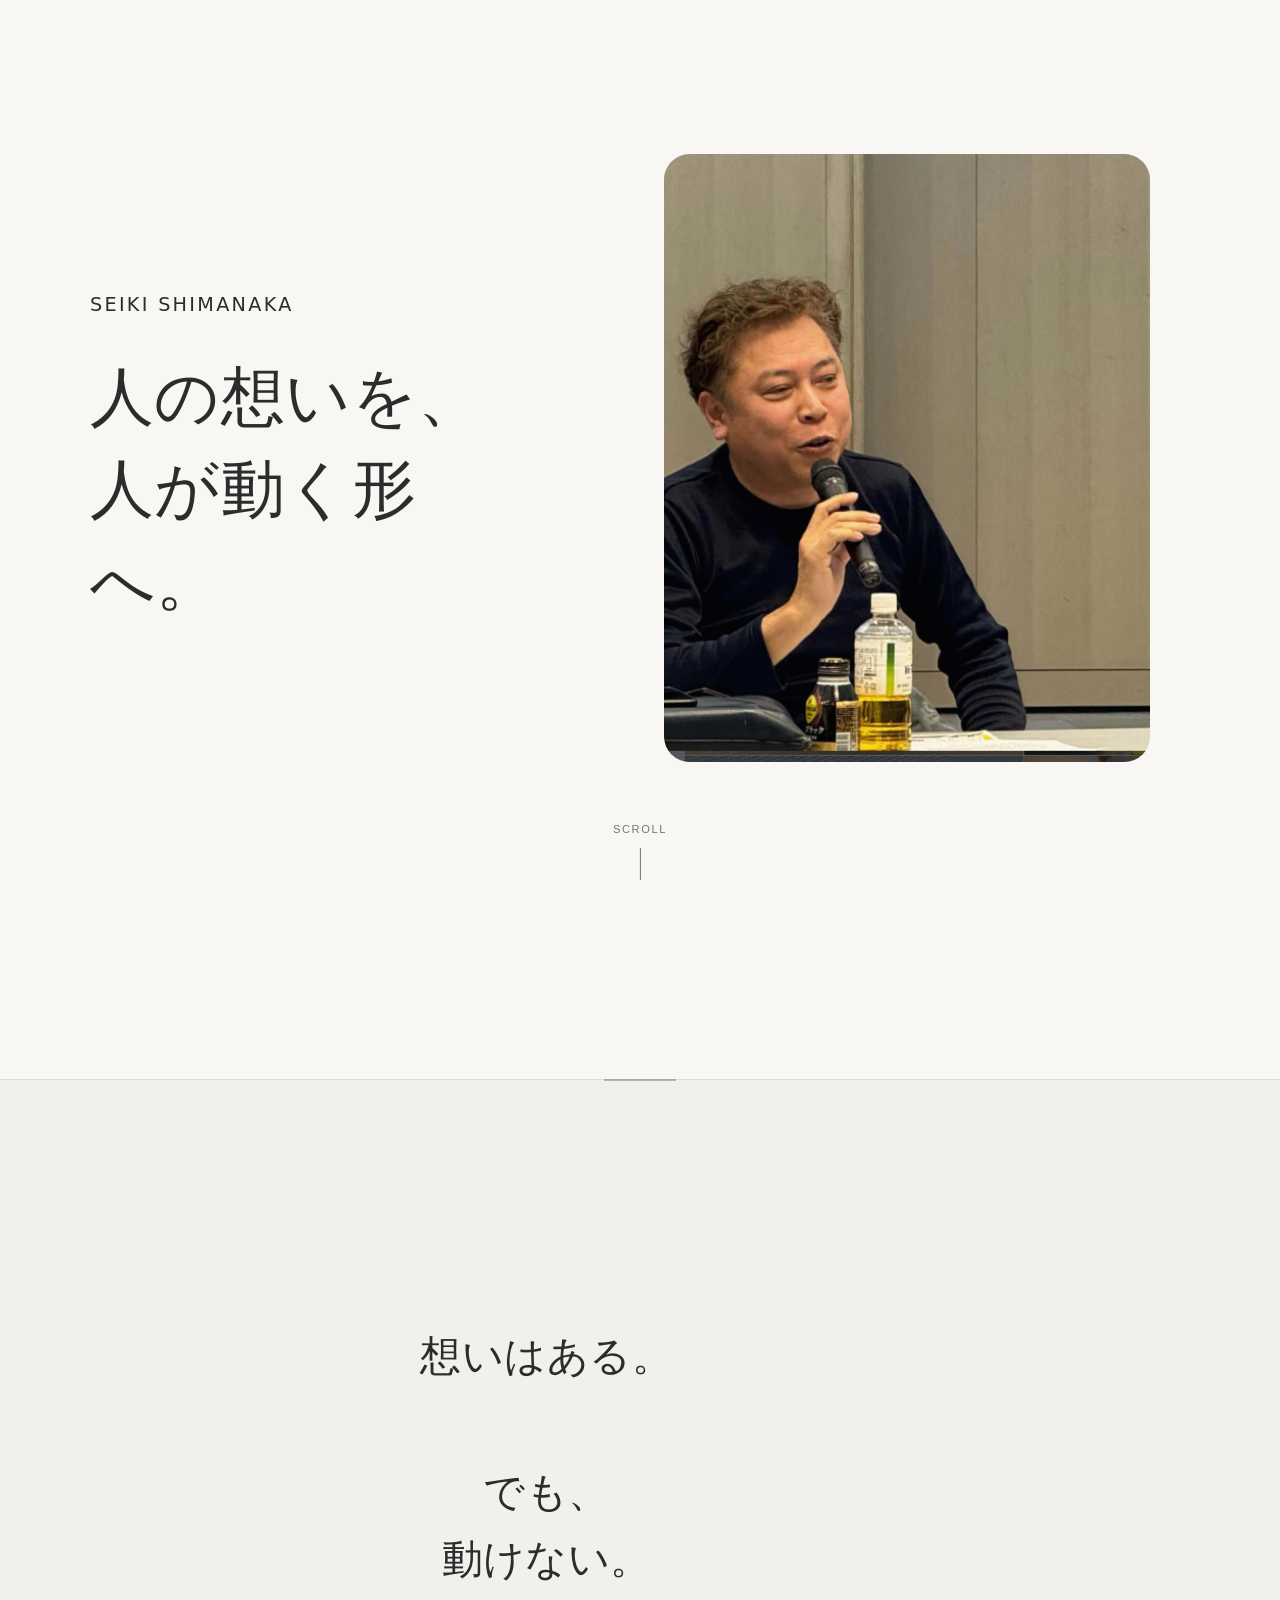
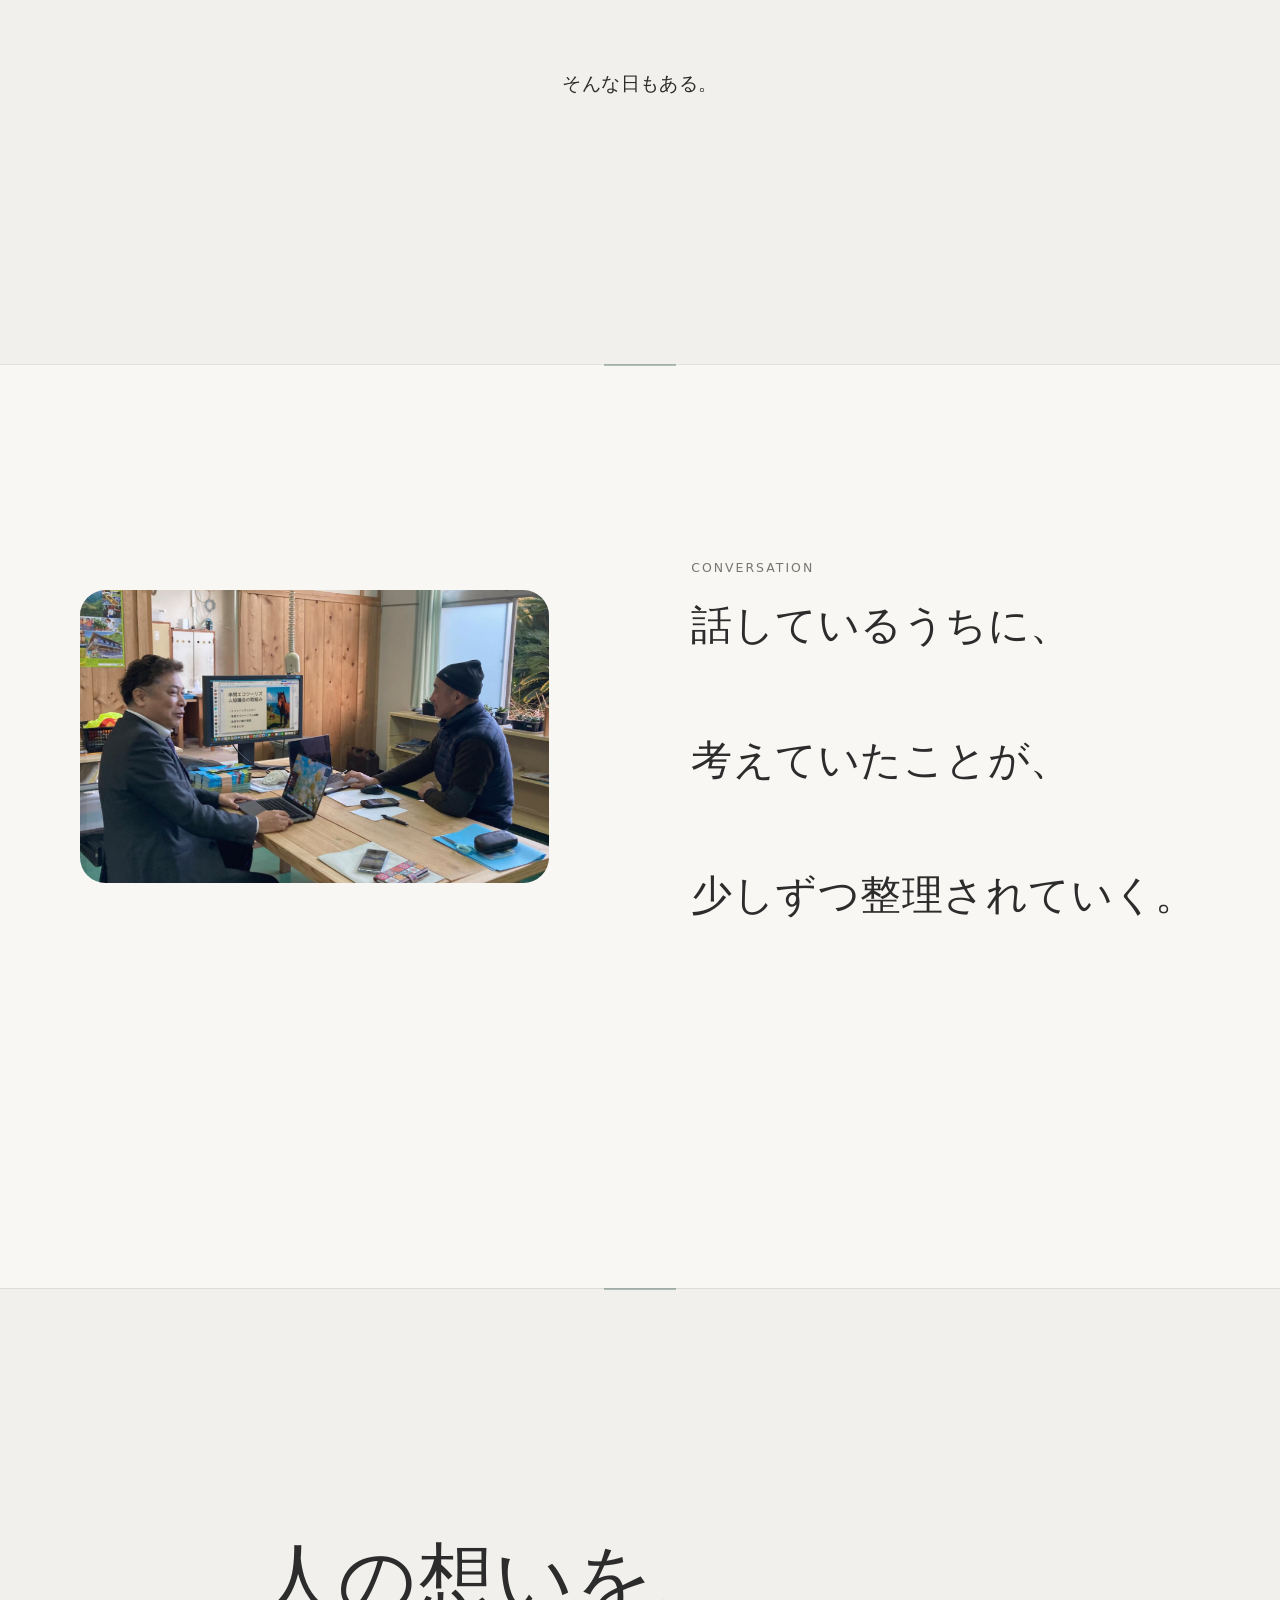
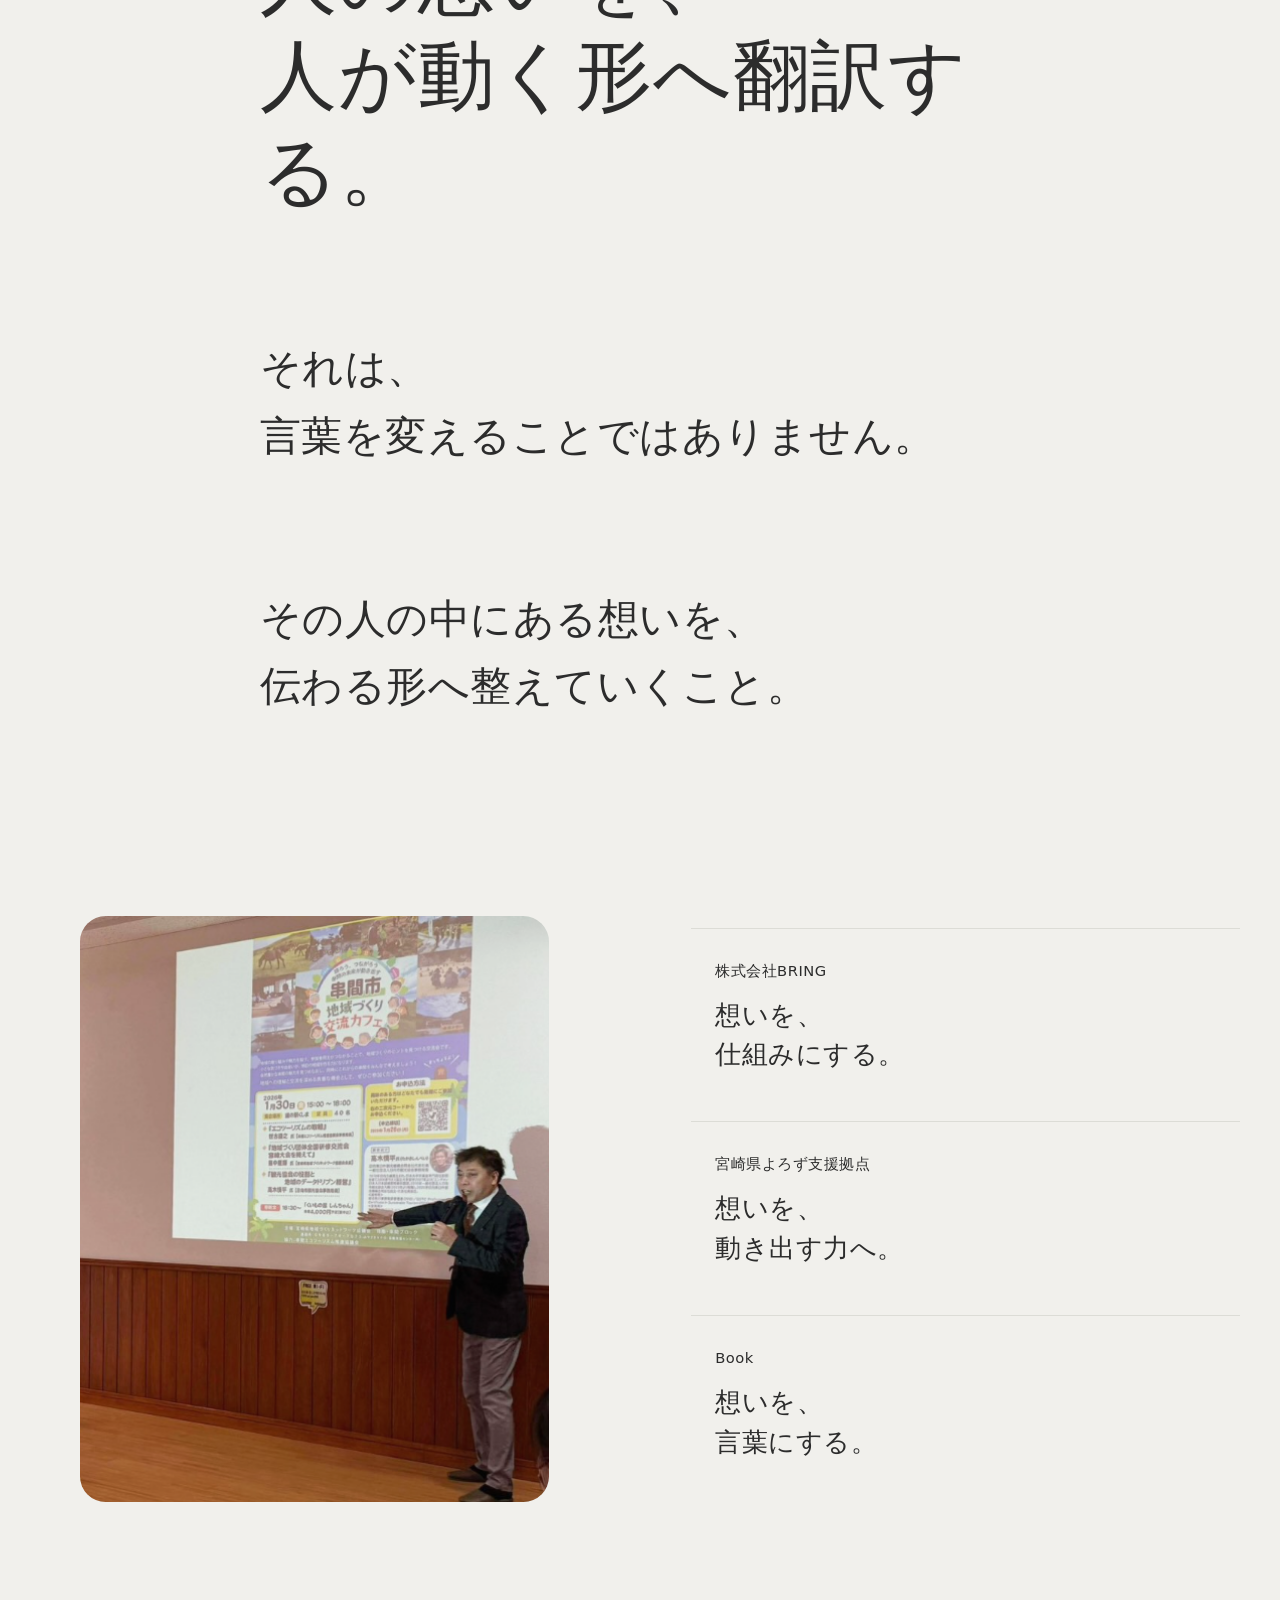
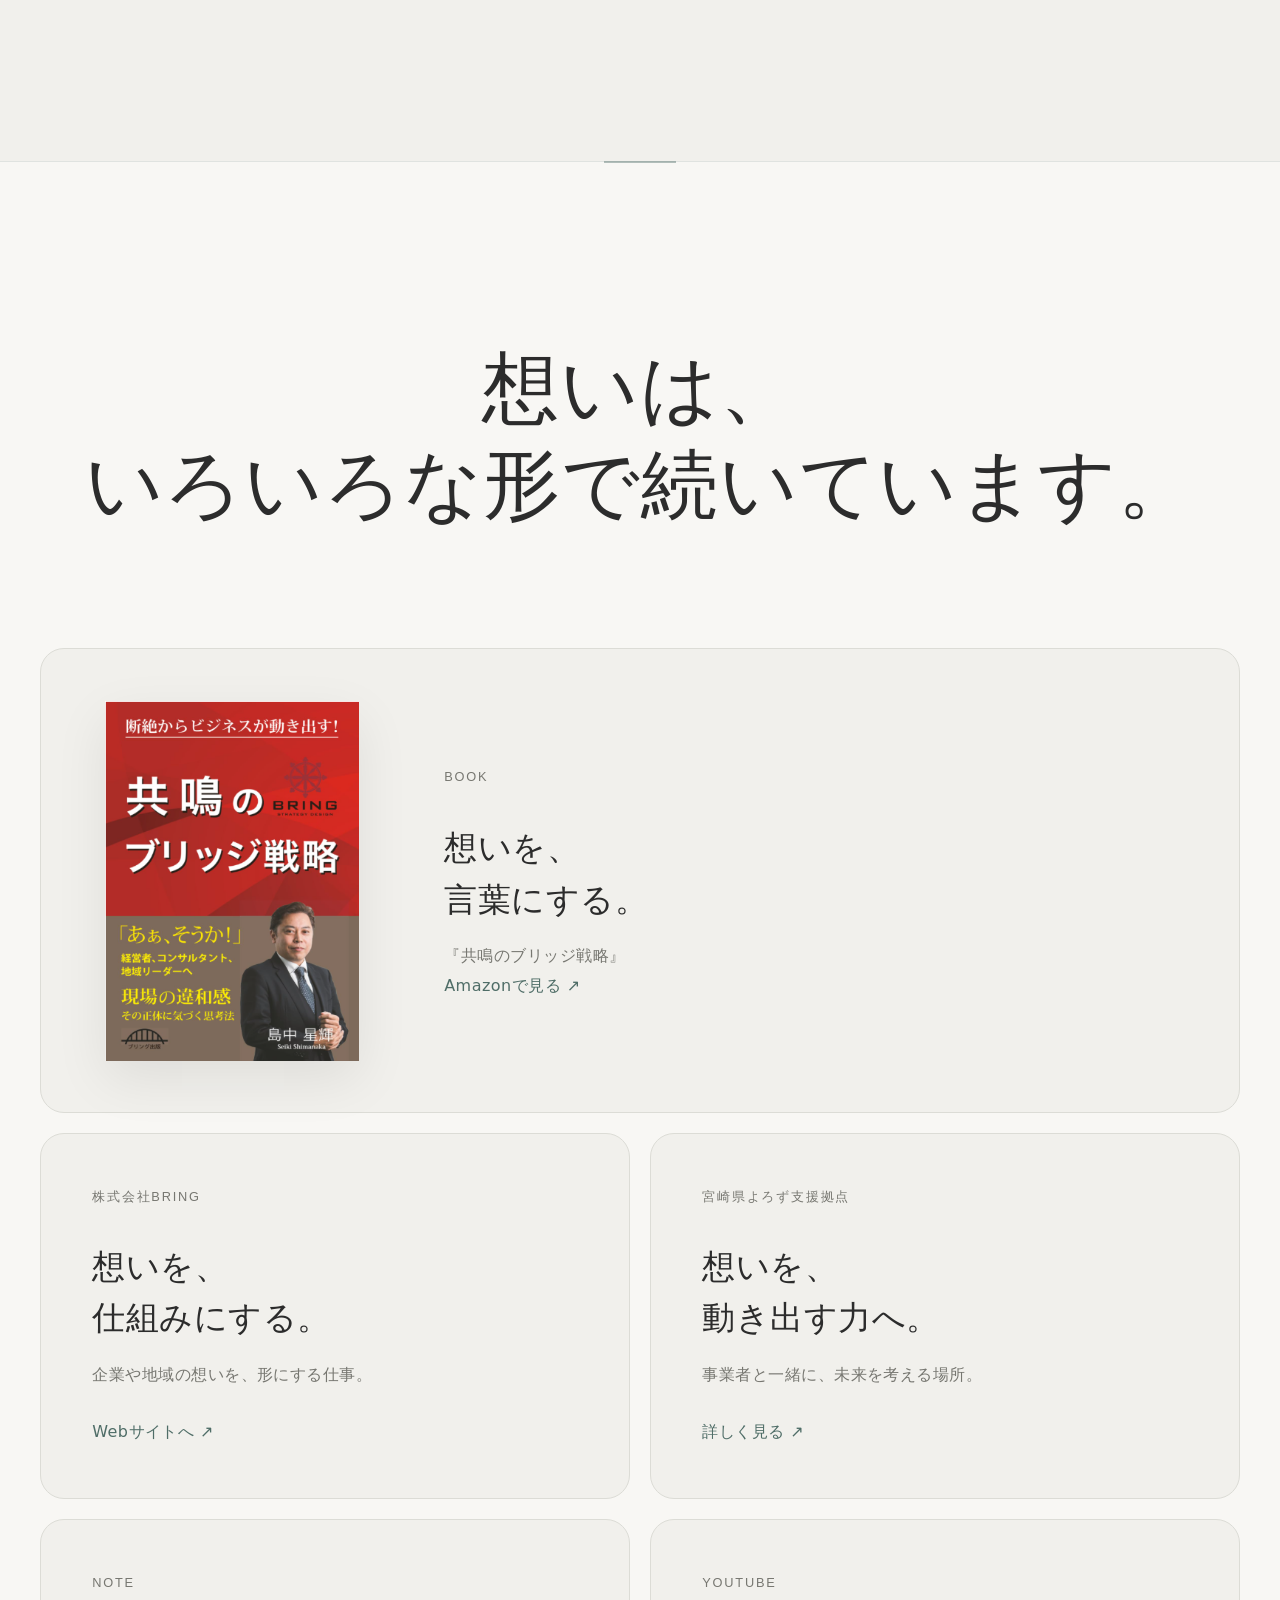
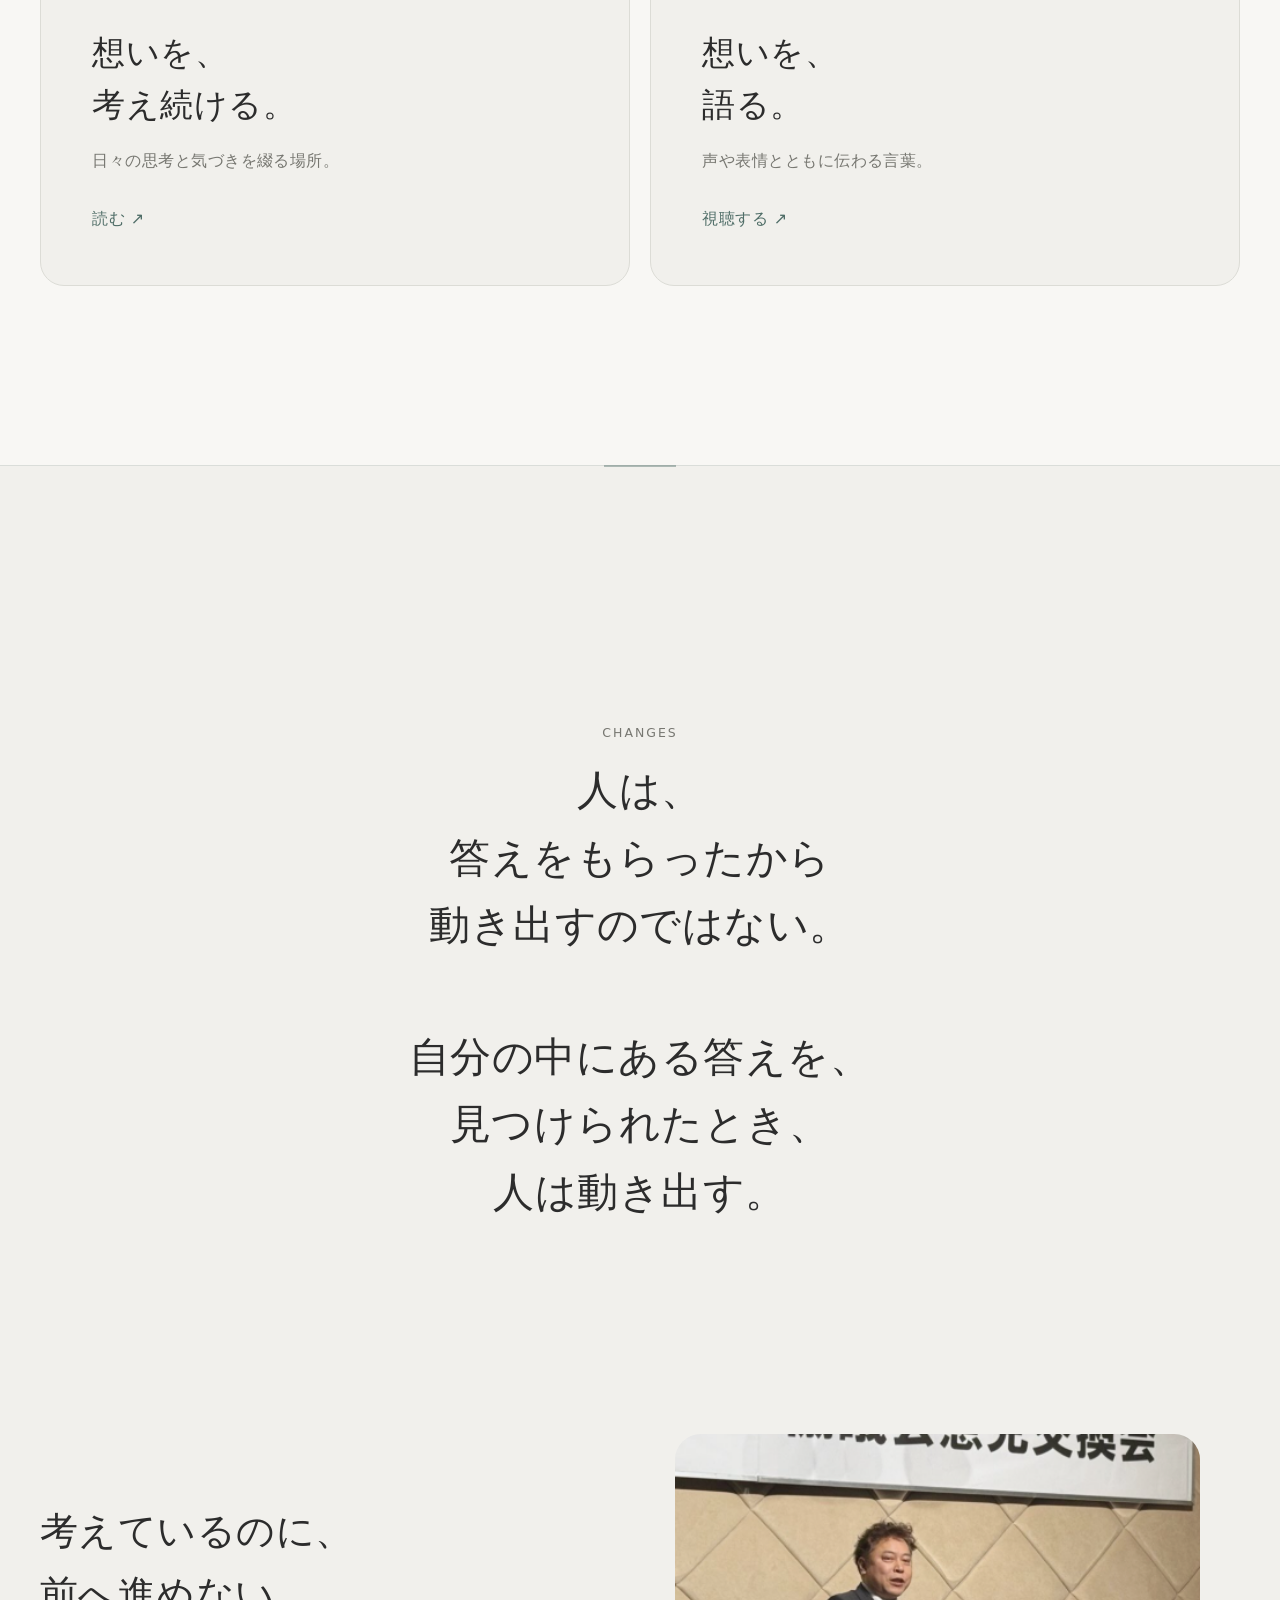
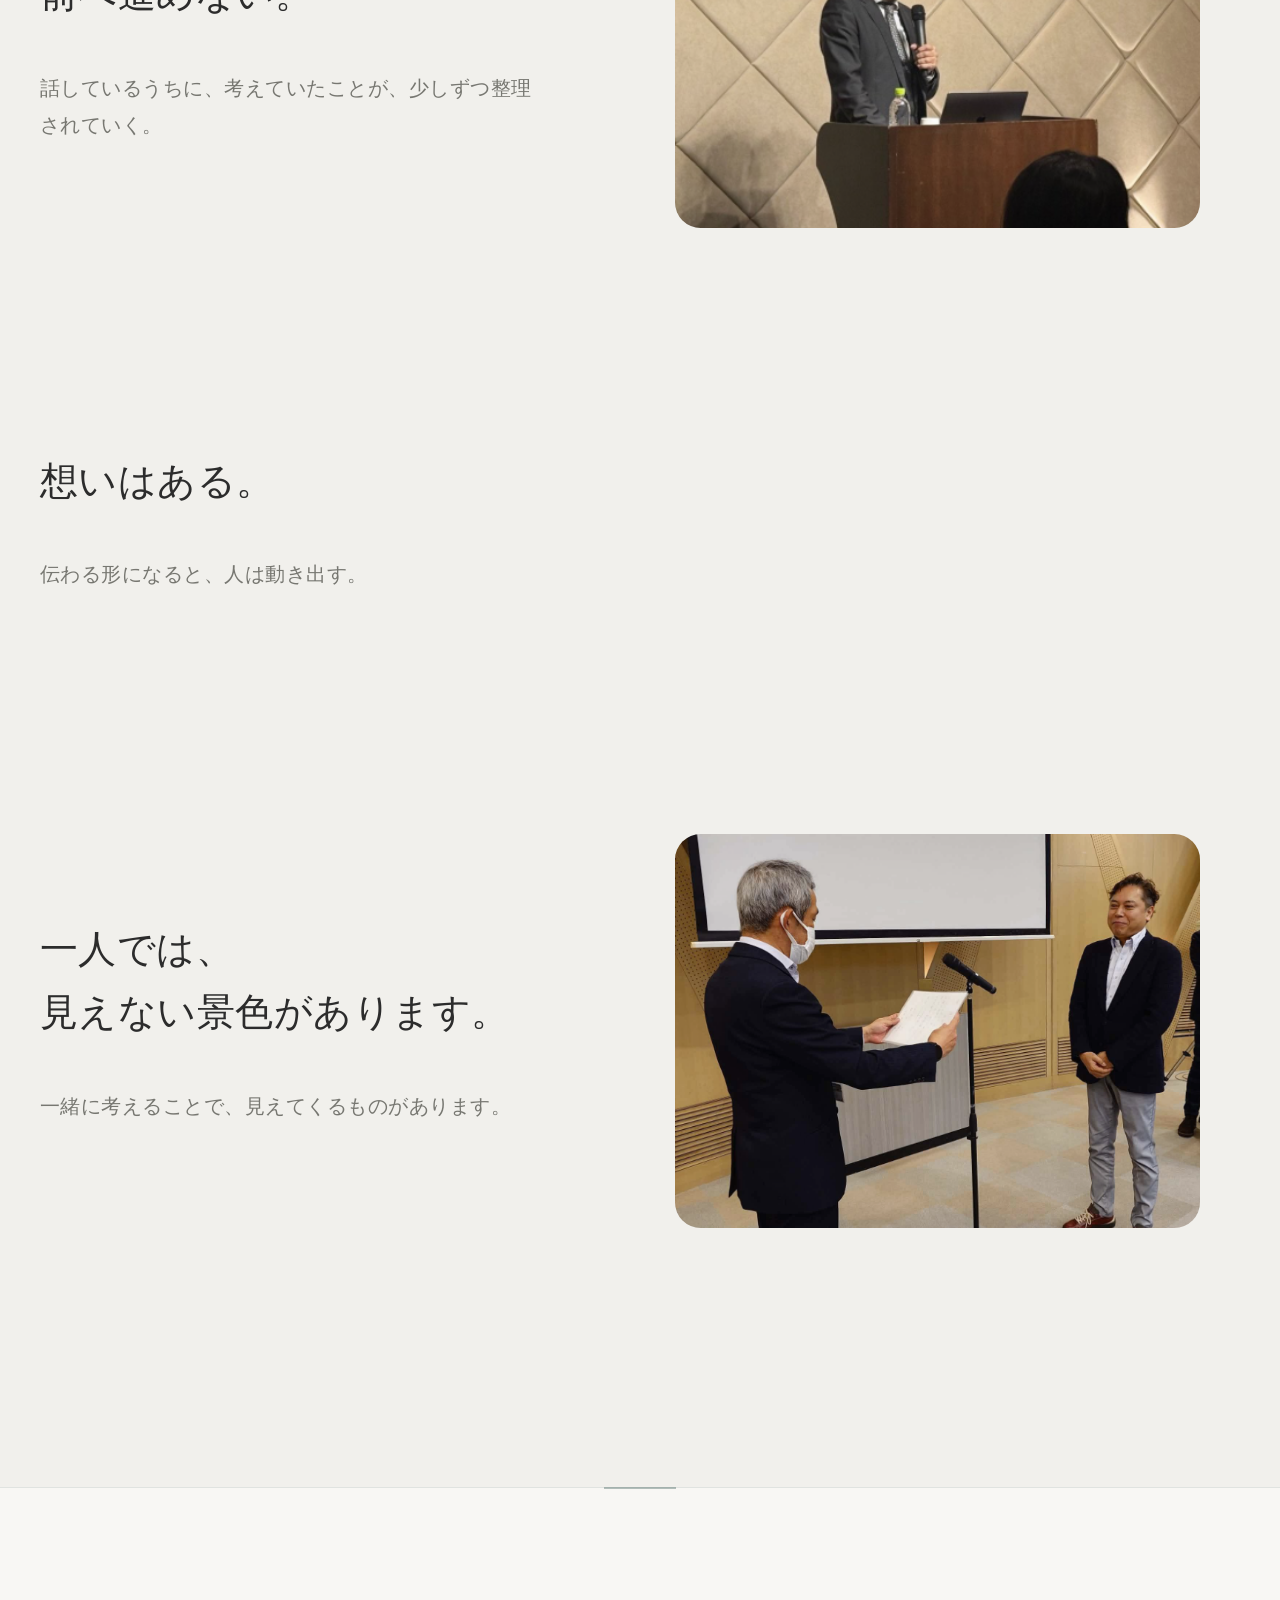
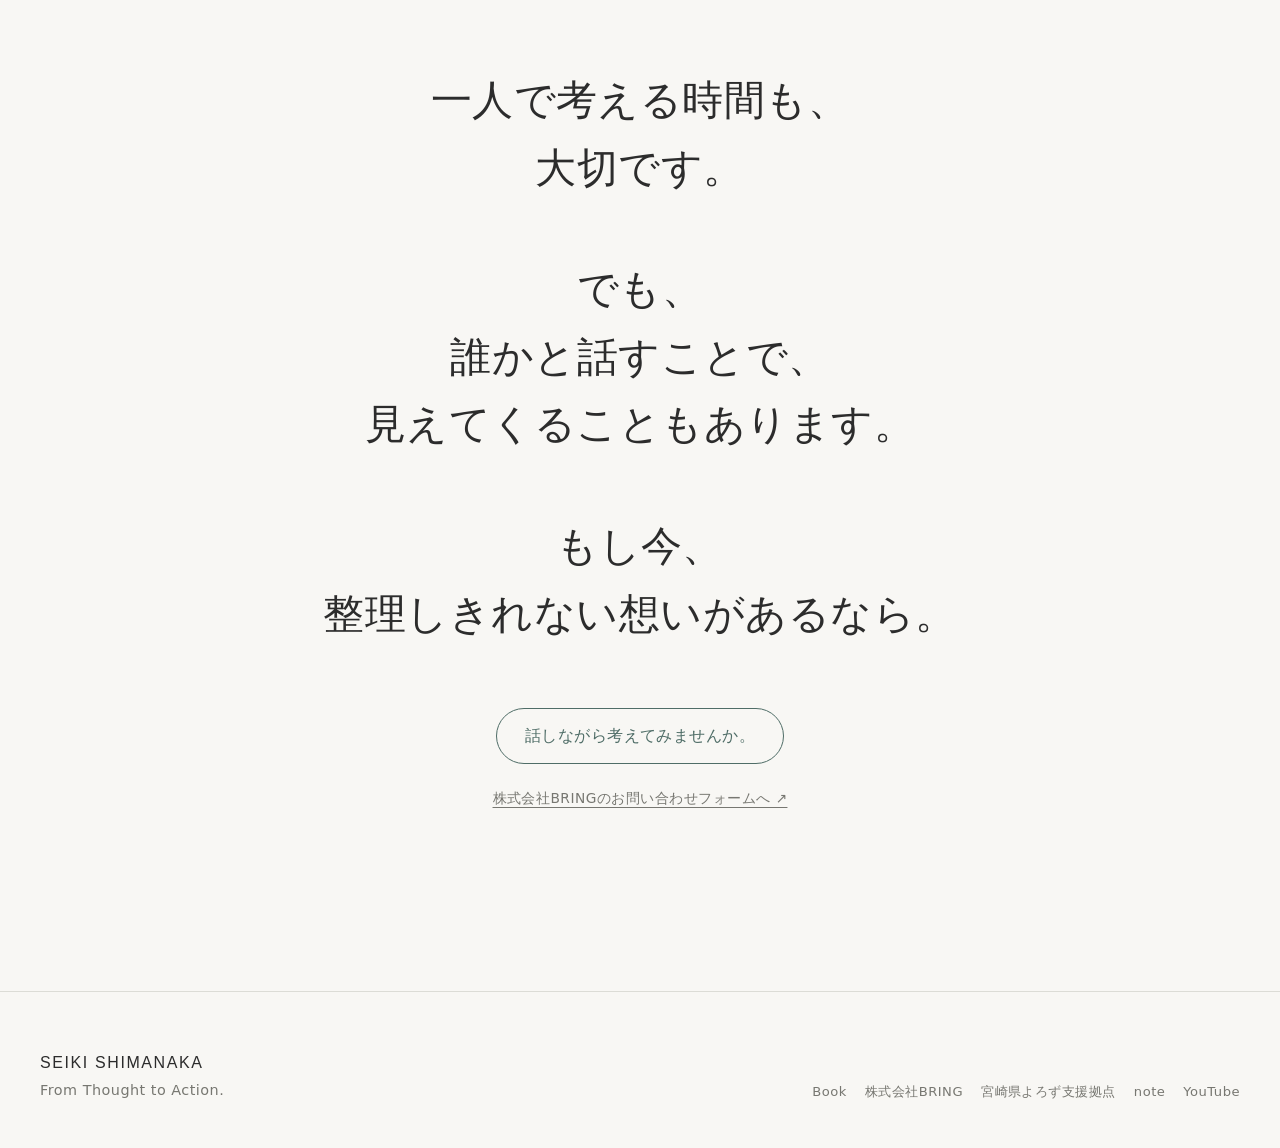
<file: index.html>
<!DOCTYPE html>
<html lang="ja">
<head>
  <meta charset="utf-8">
  <meta name="viewport" content="width=device-width, initial-scale=1">
  <title>島中星輝｜From Thought to Action.</title>
  <meta name="description" content="人の想いを、人が動く形へ。対話を通して考えを整理し、前へ進む力へとつなぐ島中星輝のLiving Brand。">
  <meta name="robots" content="index, follow">
  <meta name="color-scheme" content="light">
  <meta name="theme-color" content="#f8f7f4">
  <meta property="og:type" content="website">
  <meta property="og:title" content="島中星輝｜From Thought to Action.">
  <meta property="og:description" content="人の想いを、人が動く形へ。島中星輝のLiving Brand。">
  <meta property="og:locale" content="ja_JP">
  <link rel="stylesheet" href="style.css">
</head>
<body>
  <main>
    <section class="hero" aria-labelledby="hero-title">
      <div class="hero__inner">
        <div data-reveal>
          <p class="hero__name">SEIKI SHIMANAKA</p>
          <h1 id="hero-title" class="hero__copy">人の想いを、<br>人が動く形へ。</h1>
        </div>
        <figure class="hero__media" data-reveal>
          <img src="hero-talk.png" alt="マイクを持ち穏やかに語る島中星輝" width="517" height="585">
        </figure>
      </div>
      <a class="scroll" href="#empathy" aria-label="次のセクションへ移動">SCROLL</a>
    </section>

    <div class="pause" aria-hidden="true"></div>

    <section id="empathy" class="section--large text-scene" aria-labelledby="empathy-title">
      <div class="copy" data-reveal>
        <h2 id="empathy-title" class="lead">想いはある。<br><br>でも、<br>動けない。</h2>
        <p class="body-lg empathy-note">そんな日もある。</p>
      </div>
    </section>

    <section class="section" aria-labelledby="conversation-title">
      <div class="shell split">
        <figure class="photo photo--conversation" data-reveal>
          <img src="conversation.png" alt="机を囲み事業者と対話する島中星輝" width="761" height="531" loading="lazy">
        </figure>
        <div data-reveal>
          <p class="eyebrow">Conversation</p>
          <h2 id="conversation-title" class="lead">話しているうちに、<br><br>考えていたことが、<br><br>少しずつ整理されていく。</h2>
        </div>
      </div>
      <div class="pause" aria-hidden="true"></div>
    </section>

    <section class="section--large" aria-labelledby="translation-title">
      <div class="copy translation-lines">
        <h2 id="translation-title" class="display" data-reveal>人の想いを、<br>人が動く形へ翻訳する。</h2>
        <p class="lead" data-reveal>それは、<br>言葉を変えることではありません。</p>
        <p class="lead" data-reveal>その人の中にある想いを、<br>伝わる形へ整えていくこと。</p>
      </div>
      <div class="shell split translation-activities">
        <figure class="photo photo--lecture" data-reveal>
          <img src="lecture.png" alt="地域づくりの場で講演する島中星輝" width="490" height="614" loading="lazy">
        </figure>
        <div class="activity-strip" data-reveal>
          <article class="activity-mini"><h3>株式会社BRING</h3><p>想いを、<br>仕組みにする。</p></article>
          <article class="activity-mini"><h3>宮崎県よろず支援拠点</h3><p>想いを、<br>動き出す力へ。</p></article>
          <article class="activity-mini"><h3>Book</h3><p>想いを、<br>言葉にする。</p></article>
        </div>
      </div>
    </section>

    <section class="section" aria-labelledby="bridge-title">
      <div class="shell">
        <h2 id="bridge-title" class="display bridge-title" data-reveal>想いは、<br>いろいろな形で続いています。</h2>
        <div class="bridge-grid">
          <a class="card card--book" href="https://www.amazon.co.jp/dp/B0GVTHNKLZ" target="_blank" rel="noopener noreferrer" data-reveal>
            <img class="book-cover" src="book-cover.png" alt="書籍『共鳴のブリッジ戦略』表紙" width="344" height="487" loading="lazy">
            <div><span class="card__label">Book</span><p class="card__copy">想いを、<br>言葉にする。</p><p class="card__desc">『共鳴のブリッジ戦略』</p><span class="card__arrow">Amazonで見る ↗</span></div>
          </a>
          <a class="card" href="https://shimanakaseiki.com/about/" target="_blank" rel="noopener noreferrer" data-reveal><span class="card__label">株式会社BRING</span><p class="card__copy">想いを、<br>仕組みにする。</p><p class="card__desc">企業や地域の想いを、形にする仕事。</p><span class="card__arrow">Webサイトへ ↗</span></a>
          <a class="card" href="https://yorozu-miyazaki.go.jp/coordinator/147.html" target="_blank" rel="noopener noreferrer" data-reveal><span class="card__label">宮崎県よろず支援拠点</span><p class="card__copy">想いを、<br>動き出す力へ。</p><p class="card__desc">事業者と一緒に、未来を考える場所。</p><span class="card__arrow">詳しく見る ↗</span></a>
          <a class="card" href="https://note.com/shima7ka" target="_blank" rel="noopener noreferrer" data-reveal><span class="card__label">note</span><p class="card__copy">想いを、<br>考え続ける。</p><p class="card__desc">日々の思考と気づきを綴る場所。</p><span class="card__arrow">読む ↗</span></a>
          <a class="card" href="https://www.youtube.com/watch?v=3CiQ2dXTjLs" target="_blank" rel="noopener noreferrer" data-reveal><span class="card__label">YouTube</span><p class="card__copy">想いを、<br>語る。</p><p class="card__desc">声や表情とともに伝わる言葉。</p><span class="card__arrow">視聴する ↗</span></a>
        </div>
      </div>
    </section>

    <section class="section--large" aria-labelledby="changes-title">
      <div class="copy changes-intro" data-reveal>
        <p class="eyebrow">Changes</p>
        <h2 id="changes-title" class="lead">人は、<br>答えをもらったから<br>動き出すのではない。</h2>
        <p class="lead changes-intro__answer">自分の中にある答えを、<br>見つけられたとき、<br>人は動き出す。</p>
      </div>
      <div class="shell changes">
        <article class="change"><div class="change__text" data-reveal><h3 class="lead">考えているのに、<br>前へ進めない。</h3><p class="change__after">話しているうちに、考えていたことが、少しずつ整理されていく。</p></div><figure class="photo" data-reveal><img src="podium.png" alt="会場で参加者へ語りかける島中星輝" width="456" height="602" loading="lazy"></figure></article>
        <article class="change change--text-only"><div class="change__text" data-reveal><h3 class="lead">想いはある。</h3><p class="change__after">伝わる形になると、人は動き出す。</p></div></article>
        <article class="change"><div class="change__text" data-reveal><h3 class="lead">一人では、<br>見えない景色があります。</h3><p class="change__after">一緒に考えることで、見えてくるものがあります。</p></div><figure class="photo" data-reveal><img src="award.png" alt="表彰の場で穏やかに微笑む島中星輝" width="709" height="569" loading="lazy"></figure></article>
      </div>
    </section>

    <section class="section cta" aria-labelledby="talk-title">
      <div class="cta__inner" data-reveal>
        <div class="cta__lines">
          <h2 id="talk-title" class="lead">一人で考える時間も、<br>大切です。</h2>
          <p class="lead">でも、<br>誰かと話すことで、<br>見えてくることもあります。</p>
          <p class="lead">もし今、<br>整理しきれない想いがあるなら。</p>
        </div>
        <a class="btn" href="https://shimanakaseiki.com/contact/" target="_blank" rel="noopener noreferrer">話しながら考えてみませんか。</a>
        <a class="sub-link" href="https://shimanakaseiki.com/contact/" target="_blank" rel="noopener noreferrer">株式会社BRINGのお問い合わせフォームへ ↗</a>
      </div>
    </section>
  </main>

  <footer>
    <div class="footer__inner">
      <div class="footer__brand"><p class="footer__name">SEIKI SHIMANAKA</p><p class="footer__tag">From Thought to Action.</p></div>
      <nav class="footer__links" aria-label="関連リンク"><a href="https://www.amazon.co.jp/dp/B0GVTHNKLZ" target="_blank" rel="noopener noreferrer">Book</a><a href="https://shimanakaseiki.com/about/" target="_blank" rel="noopener noreferrer">株式会社BRING</a><a href="https://yorozu-miyazaki.go.jp/coordinator/147.html" target="_blank" rel="noopener noreferrer">宮崎県よろず支援拠点</a><a href="https://note.com/shima7ka" target="_blank" rel="noopener noreferrer">note</a><a href="https://www.youtube.com/watch?v=3CiQ2dXTjLs" target="_blank" rel="noopener noreferrer">YouTube</a></nav>
    </div>
  </footer>


  <button class="save-fab" type="button" aria-label="保存オプションを開く" aria-haspopup="dialog" aria-controls="save-dialog">SAVE</button>

  <div class="save-overlay" id="save-dialog" role="dialog" aria-modal="true" aria-labelledby="save-title" hidden>
    <div class="save-modal" role="document">
      <button class="save-modal__close" type="button" aria-label="閉じる">×</button>
      <h2 class="save-modal__title" id="save-title">このページを保存・共有</h2>
      <p class="save-modal__intro">あとでゆっくり読み返せるように、使いやすい方法を選んでください。</p>
      <div class="save-actions">
        <button class="save-action" type="button" data-save-action="copy"><span class="save-action__icon" aria-hidden="true">⌁</span><span><span class="save-action__label">リンクをコピー</span><span class="save-action__note">このページのURLをコピーします</span></span><span class="save-action__arrow" aria-hidden="true">→</span></button>
        <button class="save-action" type="button" data-save-action="share"><span class="save-action__icon" aria-hidden="true">↗</span><span><span class="save-action__label">サイトを共有</span><span class="save-action__note">スマートフォンの共有画面を開きます</span></span><span class="save-action__arrow" aria-hidden="true">→</span></button>
        <button class="save-action" type="button" data-save-action="bookmark"><span class="save-action__icon" aria-hidden="true">☆</span><span><span class="save-action__label">お気に入りに保存</span><span class="save-action__note">ブラウザのブックマーク方法を表示します</span></span><span class="save-action__arrow" aria-hidden="true">→</span></button>
        <button class="save-action" type="button" data-save-action="home"><span class="save-action__icon" aria-hidden="true">＋</span><span><span class="save-action__label">ホーム画面に追加</span><span class="save-action__note">スマートフォンに追加する手順を表示します</span></span><span class="save-action__arrow" aria-hidden="true">→</span></button>
        <button class="save-action" type="button" data-save-action="print"><span class="save-action__icon" aria-hidden="true">↓</span><span><span class="save-action__label">PDFとして保存</span><span class="save-action__note">印刷画面からPDF保存できます</span></span><span class="save-action__arrow" aria-hidden="true">→</span></button>
      </div>
      <div class="save-help" aria-live="polite"></div>
    </div>
  </div>
  <div class="save-toast" role="status" aria-live="polite">リンクをコピーしました。</div>
  <script src="script.js" defer></script>
</body>
</html>
</file>
<file: style.css>
:root{--bg:#f8f7f4;--surface:#f1f0ec;--text:#2c2c2c;--muted:#777771;--accent:#4f6d67;--border:#dcdcd6;--wide:1200px;--copy:760px;--ease:cubic-bezier(.22,1,.36,1)}
*{box-sizing:border-box} html{scroll-behavior:smooth} body{margin:0;background:var(--bg);color:var(--text);font-family:"Noto Sans JP",system-ui,-apple-system,BlinkMacSystemFont,"Segoe UI",sans-serif;line-height:1.85;letter-spacing:.03em;overflow-x:hidden}
img{display:block;max-width:100%;height:auto} a{color:inherit;text-decoration:none} button,a{touch-action:manipulation} :focus-visible{outline:3px solid rgba(79,109,103,.28);outline-offset:4px}
.shell{width:min(calc(100% - 48px),var(--wide));margin-inline:auto}.copy{width:min(calc(100% - 48px),var(--copy));margin-inline:auto}.section{padding-block:clamp(96px,14vw,180px)}.section--large{padding-block:clamp(140px,19vw,260px)}
main>section:not(.hero){position:relative;border-top:1px solid rgba(79,109,103,.14)}
main>section:nth-of-type(even){background:var(--surface)}
main>section:not(.hero)::before{content:"";position:absolute;top:-1px;left:50%;width:min(72px,20vw);height:2px;transform:translateX(-50%);background:var(--accent);opacity:.42}
.eyebrow{font-family:Inter,system-ui,sans-serif;font-size:.78rem;letter-spacing:.16em;text-transform:uppercase;color:var(--muted)}
.display{font-size:clamp(2.45rem,6vw,5.4rem);line-height:1.25;font-weight:500;letter-spacing:.01em;margin:0}.lead{font-size:clamp(1.55rem,3.2vw,3rem);line-height:1.65;font-weight:400;margin:0}.body-lg{font-size:clamp(1.08rem,1.5vw,1.25rem)}
.hero{min-height:100svh;display:grid;place-items:center;position:relative;padding:72px 24px 56px}.hero__inner{width:min(100%,1100px);display:grid;grid-template-columns:minmax(0,.88fr) minmax(320px,1.12fr);gap:clamp(36px,7vw,96px);align-items:center}.hero__name{font-family:Inter,system-ui,sans-serif;font-size:clamp(1rem,1.5vw,1.25rem);letter-spacing:.12em;font-weight:500;margin:0 0 28px}.hero__copy{font-size:clamp(2.2rem,5vw,5rem);line-height:1.45;font-weight:400;margin:0}.hero__media{aspect-ratio:4/5;overflow:hidden;border-radius:clamp(18px,2vw,28px);background:var(--surface)}.hero__media img{width:100%;height:100%;object-fit:cover;object-position:50% 35%;filter:saturate(.94) contrast(.98)}.scroll{position:absolute;left:50%;bottom:20px;transform:translateX(-50%);font-family:Inter,sans-serif;font-size:.7rem;letter-spacing:.14em;color:var(--muted);display:flex;flex-direction:column;align-items:center;gap:8px}.scroll::after{content:"";width:1px;height:32px;background:var(--muted);animation:float 2s ease-in-out infinite}@keyframes float{50%{transform:translateY(6px);opacity:.45}}
.text-scene{min-height:78svh;display:grid;place-items:center;text-align:center}.text-scene .lead{max-width:14em}.pause{height:clamp(80px,14vw,190px)}
.empathy-note{margin-top:72px}
.split{display:grid;grid-template-columns:1fr 1fr;gap:clamp(40px,8vw,110px);align-items:center}.photo{overflow:hidden;border-radius:clamp(16px,2vw,28px);background:var(--surface)}.photo img{width:100%;height:100%;object-fit:cover;filter:saturate(.94) contrast(.98)}.photo--conversation{aspect-ratio:16/10}.photo--lecture{aspect-ratio:4/5}.photo--conversation img{object-position:center 45%}.photo--lecture img{object-position:center center}
.translation-lines{display:grid;gap:clamp(56px,9vw,120px)}.activity-strip{display:grid;grid-template-columns:1fr;gap:18px;margin-top:0}.activity-mini{padding:28px 24px;border-top:1px solid var(--border)}.activity-mini h3{font-size:.92rem;margin:0 0 12px;font-weight:500}.activity-mini p{font-size:clamp(1.2rem,2vw,1.75rem);line-height:1.55;margin:0}
.translation-activities{margin-top:clamp(90px,14vw,180px)}
.bridge-title{max-width:15em;margin:0 auto clamp(64px,9vw,120px);text-align:center}.bridge-grid{display:grid;grid-template-columns:repeat(2,minmax(0,1fr));gap:20px}.card{background:var(--surface);border:1px solid var(--border);border-radius:24px;padding:clamp(28px,4vw,56px);transition:.35s var(--ease);display:flex;flex-direction:column;min-height:260px}.card:hover{transform:translateY(-3px);border-color:var(--accent);background:#f5f4f0}.card--book{grid-column:1/-1;display:grid;grid-template-columns:minmax(170px,280px) 1fr;gap:clamp(28px,6vw,72px);align-items:center;min-height:420px}.book-cover{max-height:360px;width:auto;margin-inline:auto;box-shadow:0 18px 50px rgba(0,0,0,.08)}.card__label{font-family:Inter,sans-serif;font-size:.8rem;letter-spacing:.14em;text-transform:uppercase;color:var(--muted);margin-bottom:auto}.card__copy{font-size:clamp(1.45rem,2.6vw,2.25rem);line-height:1.55;margin:32px 0 16px}.card__desc{color:var(--muted);margin:0}.card__arrow{margin-top:28px;color:var(--accent)}
.changes{display:grid;gap:clamp(110px,16vw,220px)}.change{display:grid;grid-template-columns:.9fr 1.1fr;gap:clamp(36px,8vw,100px);align-items:center}.change:nth-child(even){grid-template-columns:1.1fr .9fr}.change:nth-child(even) .change__text{order:2}.change__text .lead{font-size:clamp(1.6rem,3vw,2.8rem)}.change__after{margin-top:44px;color:var(--muted);font-size:clamp(1.05rem,1.6vw,1.25rem)}.change .photo{aspect-ratio:4/3}
.changes-intro{text-align:center;margin-bottom:clamp(100px,15vw,200px)}
.changes-intro__answer{margin-top:64px}
.cta{text-align:center;min-height:90svh;display:grid;place-items:center}.cta__inner{max-width:800px}.cta__lines{display:grid;gap:54px}.btn{display:inline-flex;align-items:center;justify-content:center;min-height:56px;padding:0 28px;border:1px solid var(--accent);border-radius:999px;color:var(--accent);margin-top:60px;transition:.3s var(--ease)}.btn:hover{background:var(--accent);color:var(--bg)}.sub-link{display:block;margin-top:22px;font-size:.86rem;color:var(--muted);text-decoration:underline;text-underline-offset:4px}
footer{border-top:1px solid var(--border);padding:56px 24px 44px}.footer__inner{width:min(100%,var(--wide));margin:auto;display:flex;justify-content:space-between;gap:32px;align-items:flex-end}.footer__brand p{margin:0}.footer__name{font-family:Inter,sans-serif;letter-spacing:.1em}.footer__tag{color:var(--muted);font-size:.9rem}.footer__links{display:flex;gap:18px;flex-wrap:wrap;font-size:.82rem;color:var(--muted)}
[data-reveal]{opacity:0;transform:translateY(20px);transition:opacity 1s var(--ease),transform 1s var(--ease)}[data-reveal].is-visible{opacity:1;transform:none}
@media(max-width:800px){.shell,.copy{width:min(calc(100% - 48px),var(--wide))}.hero{padding:78px 24px 50px}.hero__inner{grid-template-columns:1fr;gap:34px}.hero__copy{font-size:clamp(2rem,10vw,3.25rem)}.hero__media{aspect-ratio:4/5}.split,.change,.change:nth-child(even){grid-template-columns:1fr}.change:nth-child(even) .change__text{order:0}.activity-strip{grid-template-columns:1fr}.bridge-grid{grid-template-columns:1fr}.card--book{grid-column:auto;grid-template-columns:1fr}.card{min-height:220px}.footer__inner{display:block}.footer__links{margin-top:28px}.text-scene{min-height:65svh}}
@media(prefers-reduced-motion:reduce){html{scroll-behavior:auto}*,*::before,*::after{animation-duration:.001ms!important;animation-iteration-count:1!important;transition-duration:.001ms!important}[data-reveal]{opacity:1;transform:none}}

/* Save experience */
.save-fab{position:fixed;right:clamp(16px,2.4vw,30px);bottom:clamp(16px,2.4vw,30px);z-index:40;width:60px;height:60px;border:1px solid var(--accent);border-radius:50%;background:rgba(248,247,244,.94);color:var(--accent);font-family:Inter,system-ui,sans-serif;font-size:.66rem;font-weight:500;letter-spacing:.1em;display:grid;place-items:center;box-shadow:0 12px 34px rgba(44,44,44,.10);cursor:pointer;opacity:0;visibility:hidden;transform:translateY(10px);transition:opacity .35s var(--ease),transform .35s var(--ease),visibility .35s,background .25s ease,color .25s ease}
.save-fab.is-visible{opacity:1;visibility:visible;transform:none}.save-fab:hover{background:var(--accent);color:var(--bg)}
.save-overlay{position:fixed;inset:0;z-index:60;display:grid;place-items:center;padding:24px;background:rgba(44,44,44,.38);opacity:0;visibility:hidden;transition:opacity .25s ease,visibility .25s ease}.save-overlay.is-open{opacity:1;visibility:visible}
.save-modal{width:min(100%,560px);max-height:min(84svh,760px);overflow:auto;background:var(--bg);border:1px solid var(--border);border-radius:24px;padding:clamp(28px,5vw,48px);box-shadow:0 24px 70px rgba(0,0,0,.16);transform:scale(.97);transition:transform .25s var(--ease);position:relative}.save-overlay.is-open .save-modal{transform:scale(1)}
.save-modal__close{position:absolute;top:18px;right:18px;width:40px;height:40px;border:1px solid var(--border);border-radius:50%;background:transparent;color:var(--text);font-size:1.2rem;cursor:pointer}.save-modal__title{margin:0 52px 8px 0;font-size:clamp(1.35rem,3vw,1.75rem);font-weight:500}.save-modal__intro{margin:0 0 28px;color:var(--muted);font-size:.95rem}
.save-actions{display:grid;gap:12px}.save-action{width:100%;display:grid;grid-template-columns:42px 1fr auto;gap:14px;align-items:center;text-align:left;padding:16px;border:1px solid var(--border);border-radius:16px;background:var(--surface);color:var(--text);font:inherit;cursor:pointer;transition:.25s ease}.save-action:hover{border-color:var(--accent);background:#f5f4f0}.save-action__icon{width:42px;height:42px;border-radius:50%;display:grid;place-items:center;background:var(--bg);color:var(--accent);font-size:1.05rem}.save-action__label{font-weight:500}.save-action__note{display:block;color:var(--muted);font-size:.78rem;margin-top:2px}.save-action__arrow{color:var(--accent)}
.save-help{display:none;margin-top:18px;padding:18px;border-left:2px solid var(--accent);background:var(--surface);font-size:.9rem;color:var(--muted)}.save-help.is-visible{display:block}.save-toast{position:fixed;left:50%;bottom:28px;z-index:80;transform:translate(-50%,16px);padding:12px 18px;border-radius:999px;background:var(--text);color:var(--bg);font-size:.85rem;opacity:0;visibility:hidden;transition:.3s var(--ease)}.save-toast.is-visible{opacity:1;visibility:visible;transform:translate(-50%,0)}
body.modal-open{overflow:hidden}
@media(max-width:800px){.save-fab{width:54px;height:54px;font-size:.61rem}.save-overlay{padding:16px}.save-modal{border-radius:20px;padding:28px 20px}.save-action{grid-template-columns:38px 1fr auto;padding:14px}.save-action__icon{width:38px;height:38px}}
@media print{.save-fab,.save-overlay,.save-toast,.scroll{display:none!important}body{background:#fff;color:#000}.section,.section--large{padding-block:64px}.hero{min-height:auto}.card,.photo{break-inside:avoid}[data-reveal]{opacity:1!important;transform:none!important}}

/* 404 page */
.error-page{min-height:100svh;display:grid;place-items:center;padding:48px 24px;text-align:center}
.error-page__inner{width:min(100%,720px)}
.error-page__code{margin:0 0 16px;font-family:Inter,system-ui,sans-serif;font-size:clamp(4rem,16vw,9rem);font-weight:500;line-height:1;color:var(--accent)}
.error-page__title{margin:0;font-size:clamp(1.5rem,4vw,2.5rem);font-weight:400;line-height:1.6}
.error-page__text{margin:28px auto 0;color:var(--muted)}

  
  /* GitHub direct-upload patch: Change 02 intentionally uses no photo. */
  .change--text-only{
grid-template-columns:minmax(0, 760px);
justify-content:center;
  }
  .change--text-only .change__text{
width:100%;
  }
</file>
